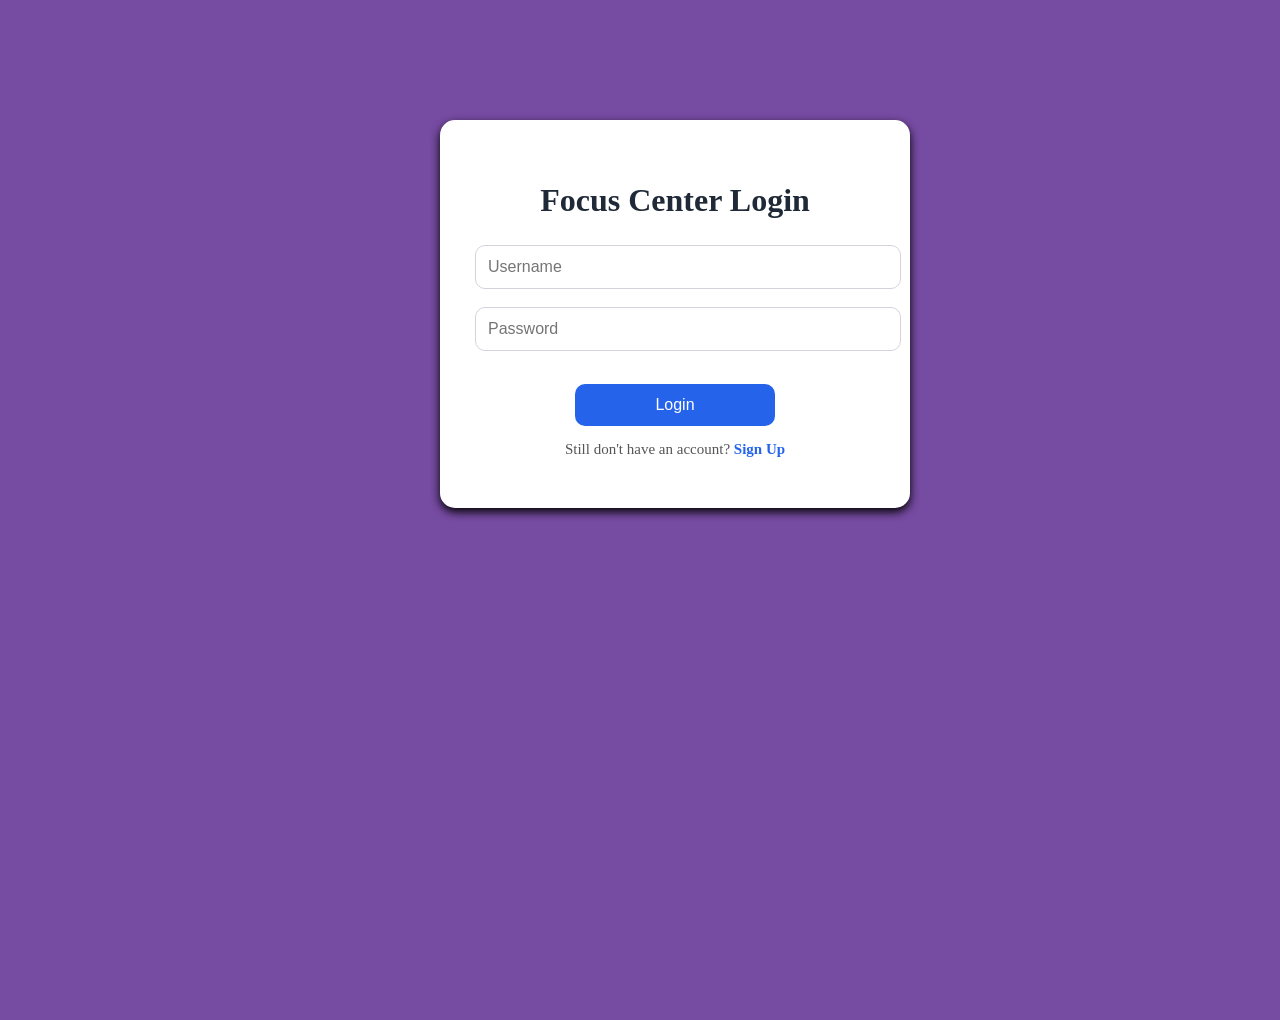
<file: index.html>
<!DOCTYPE html>
<html lang="en">

<head>
    <meta charset="UTF-8">
    <meta name="viewport" content="width=device-width, initial-scale=1.0">
    <title>Document</title>
    <link rel="stylesheet" href="style.css">
</head>

<body>
    <div class="login-container">
        <h2>Focus Center Login</h2>
        <form onsubmit="login(event)">
            <input type="username" id="username" placeholder="Username"><br><br>

            <input type="password" id="password" placeholder="Password"><br><br>

            <button type="submit">Login</button>
        </form>

        <p>Still don't have an account? <a href="signup.html">Sign Up</a></p>
    </div>
    <script src="login.js"></script>
</body>

</html>
</file>
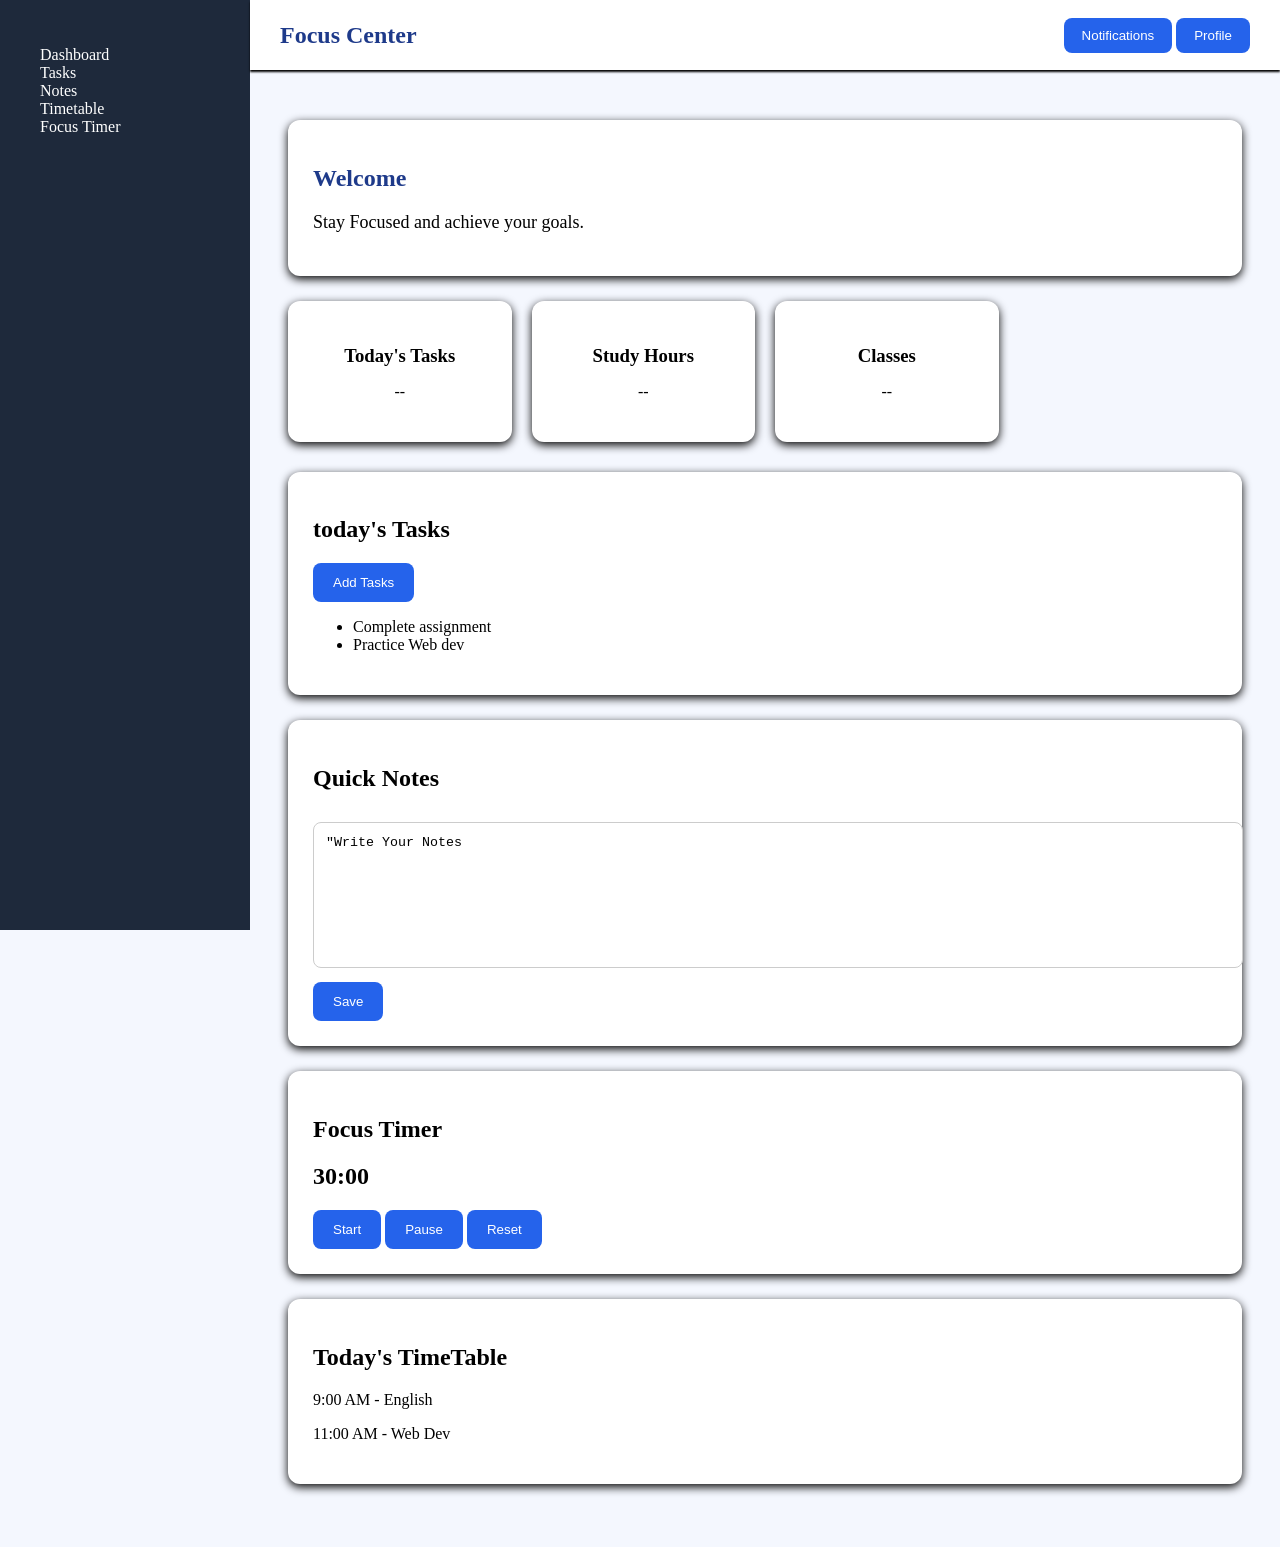
<file: dashboard.html>
<!DOCTYPE html>
<html lang="en">

<head>
    <meta charset="UTF-8">
    <meta name="viewport" content="width=device-width, initial-scale=1.0">
    <title>Document</title>
    <link rel="stylesheet" href="dashboard.css">
</head>

<body>

    <header class="navbar">
        <h2>Focus Center</h2>
        <div class="nav-right">
            <button>Notifications</button>
            <button>Profile</button>
        </div>
    </header>

    <aside class="sidebar">
        <ul>
            <li onclick="showSection('dashboard')">Dashboard</li>
            <li onclick="showSection('task')">Tasks</li>
            <li onclick="showSection('notes')">Notes</li>
            <li onclick="showSection('timetable')">Timetable</li>
            <li onclick="showSection('timer')">Focus Timer</li>
        </ul>
    </aside>
    <main>
    <section class="welcome" id="dashboard" class="dashboard">
        <h1>Welcome</h1>
        <p>Stay Focused and achieve your goals.</p>
    </section>

    <section class="cards" id="card1" class="card1">
        <div class="card">
            <h3>Today's Tasks</h3>
            <p>--</p>
        </div>
        <div class="card">
            <h3>Study Hours</h3>
            <p>--</p>
        </div>
        <div class="card">
            <h3>Classes</h3>
            <p>--</p>
        </div>
    </section>

    <section class="tasks" id="task" class="task">
        <h2>today's Tasks</h2>
        <button>Add Tasks</button>
        <ul>
            <li>Complete assignment</li>
            <li>Practice Web dev</li>
        </ul>
    </section>

<section class="notes" id="notes" class="notes">
    <h2>Quick Notes</h2>
    <textarea name="notes" id="textarea">"Write Your Notes</textarea>
    <button>Save</button>
</section>

<section class="timer" id="timer" class="timer">
    <h2>Focus Timer</h2>
    <h1 id="time">30:00</h1>
    <button onclick="startTimer()">Start</button>
    <button onclick="pauseTimer()">Pause</button>
    <button onclick="resetTimer()">Reset</button>
</section>

<section class="timetable" id="timetable">
    <h2>Today's TimeTable</h2>
    <p>9:00 AM - English</p>
    <p>11:00 AM - Web Dev</p>
</section>
</main>
<script src="dashboard.js"></script>

</body>

</html>
</file>
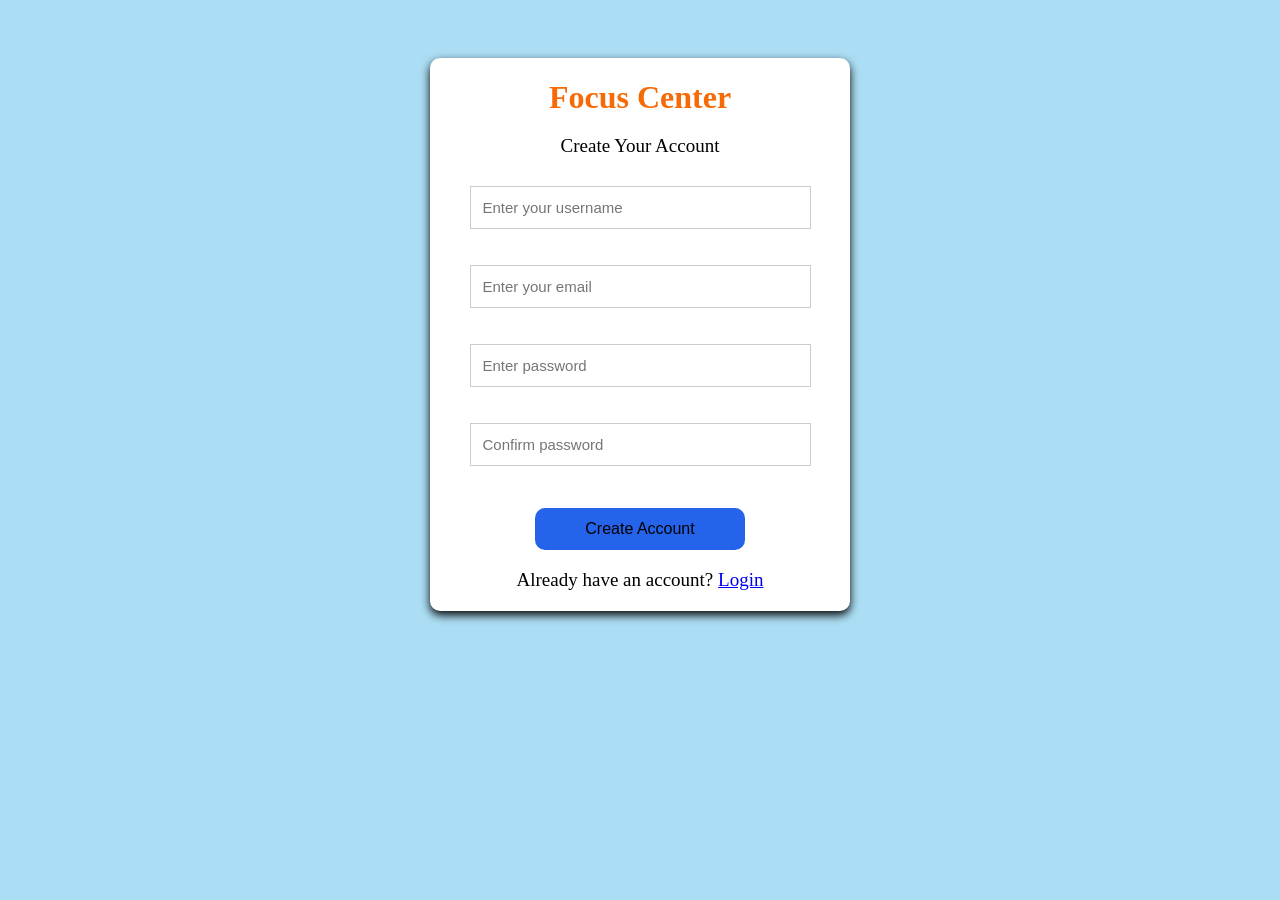
<file: signup.html>
<!DOCTYPE html>
<html lang="en">

<head>
    <meta charset="UTF-8">
    <meta name="viewport" content="width=device-width, initial-scale=1.0">
    <title>Document</title>
    <link rel="stylesheet" href="signup.css">
</head>

<body>
    <div class="login-container">
        <div class="login-box">
            <h1>Focus Center</h1>
            <p>Create Your Account</p>
            <form onsubmit="signup(event)">
                <input type="text" id="username" placeholder="Enter your username" required><br><br>

                <input type="email" id="email" placeholder="Enter your email" required><br><br>

                <input type="password" id="password" placeholder="Enter password" required><br><br>

                <input type="password" id="confirmpassword" placeholder="Confirm password" required><br><br>

                <button type="submit">Create Account</button>
            </form>
            <p signup-text>Already have an account? <a href="index.html">Login</a></p>
        </div>
    </div>
    <script src="signup.js"></script>
</body>

</html>
</file>
<file: style.css>
body {
    background-color: #764ba2;
    justify-content: center;
    margin: 0;
    align-items: center;
    height: 100vh;
}

.login-container {
    background-color: #ffffff;
    padding: 35px;
    border-radius: 15px;
    box-shadow: 0px 4px 10px rgba(0,0,0.2);
    text-align: center;
    width: 400px;
    align-items: center;
    margin-left: 440px;
    margin-top: 120px;
}
.login-container h2 {
    color: #1f2937;
    font-size: 32px;
    font-weight: 600;
}
input {
    width: 100%;
    padding: 12px;
    border: 1px solid #d1d5db;
    border-radius: 10px;
    font-size: 16px;
    outline: none;
    transition: 0.3s;
}
button {
    width: 50%;
    padding: 12px;
    margin-top: 15px;
    border: none;
    border-radius: 10px;
    background: #2563eb;
    color: white;
    font-size: 16px;
    cursor: pointer;
}
button:hover {
    background: #1d4ed8;
}
p {
    margin-top: 15px;
    font-size: 15px;
    color: #555;
}
a {
    text-decoration: none;
    color: #2563eb;
    font-weight: 590;
}
a:hover {
    text-decoration: underline;
}
</file>
<file: dashboard.css>
body {
    background: #f4f7fe;
}
.navbar {
    position: fixed;
    top: 0;
    left: 250px;
    right: 0;
    height: 70px;
    background-color: white;
    display: flex;
    justify-content: space-between;
    align-items: center;
    padding: 0 30px;
    box-shadow: 0 2px 2px;
    z-index: 100;
}
.navbar h2 {
    color: #1e3a8a;
}
.nav-right button{
    padding: 10px 18px;
    border: none;
    border-radius: 8px;
    background: #2563eb;
    color: white;
    cursor: pointer;
}
.sidebar {
    position: fixed;
    top: 0;
    left: 0;
    width: 250px;
    height: 100vh;
    background: #1e293b;
    color: white;
    padding-top: 30px;
}
.sidebar ul{
    list-style: none;
}
sidebar li{
    list-style: none;
    padding: 15px 25px;
    margin: 8px 0;
    cursor: pointer;
    border-radius: 8px;
}
.sidebar li:hover {
    background-color: #334155;
}
main {
    margin-left: 250px;
    margin-top: 90px;
    padding: 30px;
}
.welcome {
    background: white;
    padding: 25px;
    border-radius: 12px;
    box-shadow: 0 3px 10px;
    margin-bottom: 25px;
}
.welcome h1{
    color: #1e3a8a;
}
.welcome p{
    font-size: 18px;
    font-weight: 500;
}
.cards {
    display: grid;
    grid-template-columns: repeat(4,1fr);
    gap:20px;
    margin-bottom: 30px;
}
.card{
    background: white;
    padding: 25px;
    border-radius: 12px;
    box-shadow: 0 3px 10px;
    text-align: center;
}
.card h3 {
    margin-bottom: 10px;
}
.card h2 {
    color: #2563eb;
}
.tasks,
.notes,
.timetable,
.timer {
    background: white;
    padding: 25px;
    border-radius: 12px;
    box-shadow: 0 3px 10px;
    margin-bottom: 25px;
}
input, textarea {
    width: 100%;
    padding: 12px;
    margin: 10px 0;
    border: 1px solid #ccc;
    border-radius: 8px;
    outline: none;
}
textarea {
    resize: none;
    height: 120px;
}
button{
    padding: 12px 20px;
    border: none;
    border-radius: 8px;
    background: #2563eb;
    color: white;
    cursor: pointer;
    transition: .3s;
}
button:hover {
    background: #1d4ed8
}
@media(max-width:900px){
    .cards{
        grid-template-columns: repeat(2,1fr);
    }
    .navbar{
        left: 0;
    }
    .sidebar {
        display: none;
    }
    main {
        margin-left: 0;
    }
}
</file>
<file: signup.css>
body {
    background-color: #abdef4;
}
.login-container {
    display: flex;
    justify-content: center;
    width: 100%;
}
.login-box {
    width: 420px;
    background: #fff;
    border-radius: 10px;
    text-align: center;
    box-shadow: 0 4px 10px;
    margin-top: 50px;
}
.login-box h1 {
    color: rgb(246, 107, 7);
    margin-bottom: 8px;
    font-size: 32px;
}
.login-box p{
    margin-bottom: 20px;
    font-size: 19px;
}
input {
    width: 75%;
    padding: 12px;
    margin: 9px;
    border: 1px solid #ccc;
    font-size: 15px;
    outline: none;
    transition: 0.3s;
}
button {
    width: 50%;
    padding: 12px;
    margin-top: 15px;
    background: #2563EB;
    border: none;
    border-radius: 10px;
    font-size: 16px;
    cursor: pointer;
}
button:hover {
    background: #1d4ed8;
}
.signup-text {
    margin-top: 18px;
    font-size: 15px;
}
.signup-text a{
    color: #2563eb;
    text-decoration: none;
    font-weight: 550;
}
.signup-text a:hover {
    text-decoration: underline;
}
</file>
